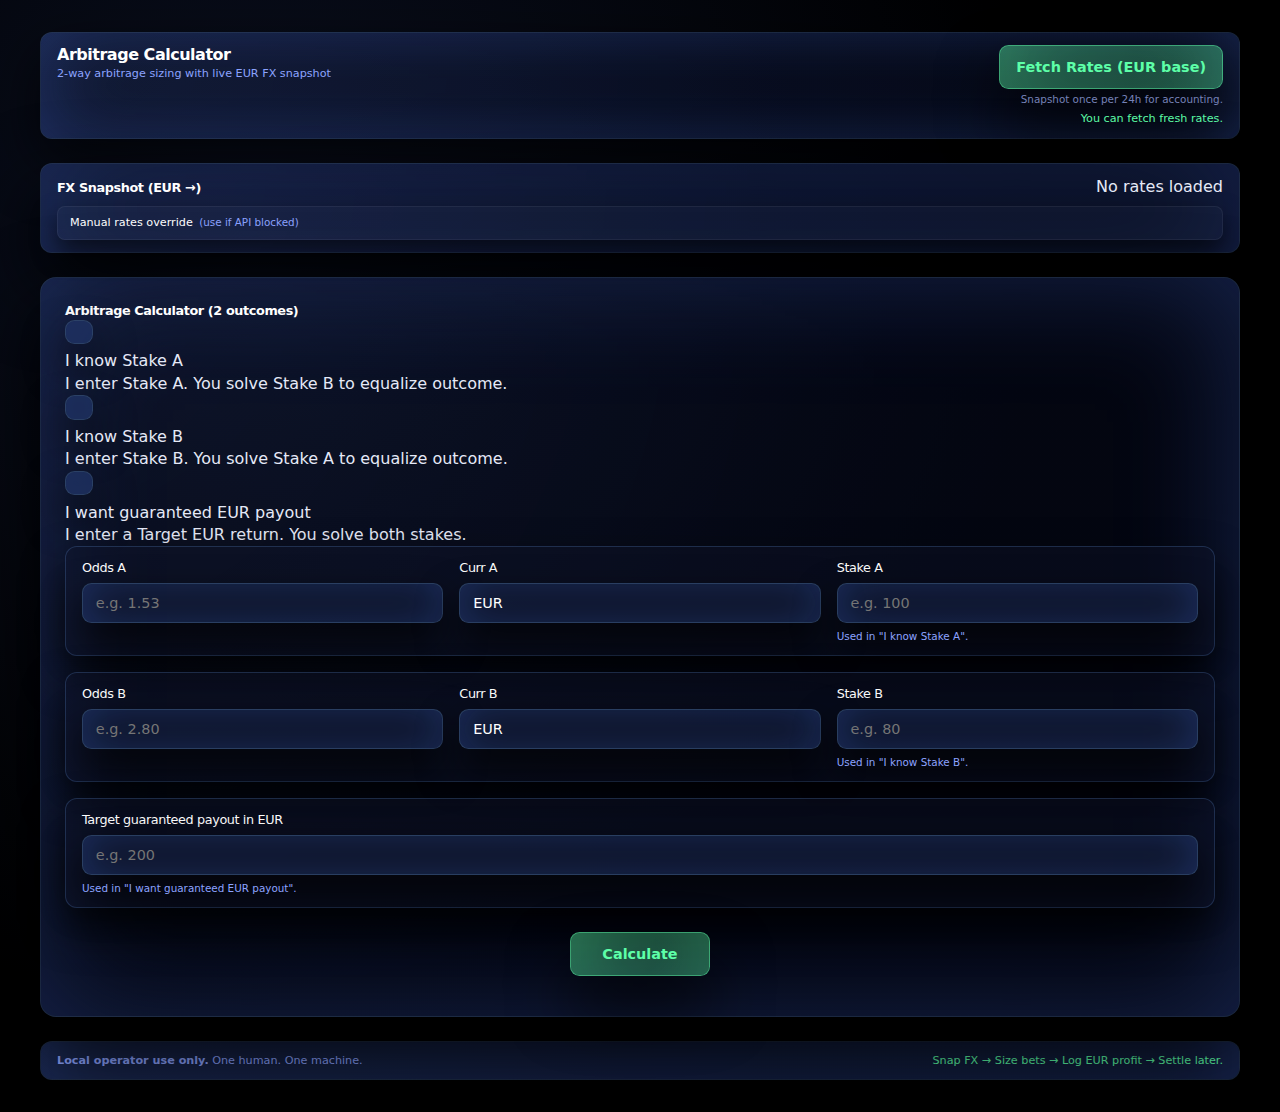
<file: index.html>
<!DOCTYPE html>
<html lang="en">

<head>
    <meta charset="UTF-8" />
    <meta name="viewport" content="width=device-width, initial-scale=1.0" />
    <title>Surebet Ops Console</title>
    <link rel="stylesheet" href="style.css" />
    <link rel="icon" type="image/png" sizes="32x32" href="favicon.png" />
    <link rel="icon" type="image/png" sizes="192x192" href="favicon.png" />
    <link rel="apple-touch-icon" href="favicon.png" />
    <meta name="theme-color" content="#0a0f1f" />
</head>

<body>
    <div class="app-shell">
        <!-- HEADER -->
        <header class="header-card glass-card">
            <div class="header-main">
                <h1>Arbitrage Calculator</h1>
                <p class="tagline">2-way arbitrage sizing with live EUR FX snapshot</p>
            </div>
            <div class="fx-fetch-block">
                <button id="fetchRatesBtn" class="btn-primary">Fetch Rates (EUR base)</button>
                <div class="fetch-hint">
                    Snapshot once per 24h for accounting.
                </div>
                <div id="fetchStatus" class="status-msg"></div>
            </div>
        </header>

        <main class="main-col">
            <!-- ================= FX SNAPSHOT (COMPACT) ================= -->
            <section class="glass-card panel panel-compact">
                <div class="panel-head-row">
                    <h2 class="panel-title small-gap">FX Snapshot (EUR →)</h2>
                    <div id="fxTimestamp" class="fx-timestamp tiny-ts">No rates loaded</div>
                </div>

                <div id="fxTable" class="fx-table fx-table-inline">
                    <!-- Populated by JS -->
                </div>

                <details class="manual-wrapper">
                    <summary class="manual-summary">
                        Manual rates override
                        <span class="manual-hint">(use if API blocked)</span>
                    </summary>

                    <div class="inline-manual">
                        <div class="manual-row tight-row">
                            <label for="manualGBP">1€ =</label>
                            <input type="number" step="0.0001" id="manualGBP" placeholder="GBP" />
                            <span class="manual-cur">GBP</span>
                        </div>
                        <div class="manual-row tight-row">
                            <label for="manualRON">1€ =</label>
                            <input type="number" step="0.0001" id="manualRON" placeholder="RON" />
                            <span class="manual-cur">RON</span>
                        </div>
                        <div class="manual-row tight-row">
                            <label for="manualAUD">1€ =</label>
                            <input type="number" step="0.0001" id="manualAUD" placeholder="AUD" />
                            <span class="manual-cur">AUD</span>
                        </div>

                        <button class="btn-primary wide" id="saveManualBtn">Save Manual Rates</button>

                        <div class="field-hint" style="margin-top:0.5rem;">
                            Saves locally and locks calculator to this snapshot.
                        </div>
                    </div>
                </details>
            </section>

            <!-- ================= ARBITRAGE CALCULATOR ================= -->
            <section class="glass-card panel">
                <h2 class="panel-title">Arbitrage Calculator (2 outcomes)</h2>

                <!-- MODE TOGGLE -->
                <div class="note-box mode-box">
                    <div class="mode-option">
                        <label class="mode-label">
                            <input type="radio" name="calcMode" value="stakeA" id="modeStakeA" checked />
                            <div>
                                <div class="mode-title">I know Stake A</div>
                                <div class="mode-desc">
                                    I enter Stake A. You solve Stake B to equalize outcome.
                                </div>
                            </div>
                        </label>
                    </div>

                    <div class="mode-option">
                        <label class="mode-label">
                            <input type="radio" name="calcMode" value="stakeB" id="modeStakeB" />
                            <div>
                                <div class="mode-title">I know Stake B</div>
                                <div class="mode-desc">
                                    I enter Stake B. You solve Stake A to equalize outcome.
                                </div>
                            </div>
                        </label>
                    </div>

                    <div class="mode-option">
                        <label class="mode-label">
                            <input type="radio" name="calcMode" value="targetEUR" id="modeTargetEUR" />
                            <div>
                                <div class="mode-title">I want guaranteed EUR payout</div>
                                <div class="mode-desc">
                                    I enter a Target EUR return. You solve both stakes.
                                </div>
                            </div>
                        </label>
                    </div>
                </div>

                <!-- CALC FORM -->
                <form id="calcForm" class="calc-form">

                    <!-- ROW A (Bookmaker A) -->
                    <div class="h-row">
                        <div class="field slim">
                            <label for="oddsA">Odds A</label>
                            <input type="number" step="0.0001" id="oddsA" placeholder="e.g. 1.53" required />
                        </div>

                        <div class="field slim">
                            <label for="currencyA">Curr A</label>
                            <select id="currencyA">
                                <option value="EUR">EUR</option>
                                <option value="GBP">GBP</option>
                                <option value="RON">RON</option>
                                <option value="AUD">AUD</option>
                            </select>
                        </div>

                        <div class="field slim">
                            <label for="stakeA">Stake A</label>
                            <input type="number" step="0.01" id="stakeA" placeholder="e.g. 100" />
                            <div class="tiny-hint-line">
                                Used in "I know Stake A".
                            </div>
                        </div>
                    </div>

                    <!-- ROW B (Bookmaker B) -->
                    <div class="h-row">
                        <div class="field slim">
                            <label for="oddsB">Odds B</label>
                            <input type="number" step="0.0001" id="oddsB" placeholder="e.g. 2.80" required />
                        </div>

                        <div class="field slim">
                            <label for="currencyB">Curr B</label>
                            <select id="currencyB">
                                <option value="EUR">EUR</option>
                                <option value="GBP">GBP</option>
                                <option value="RON">RON</option>
                                <option value="AUD">AUD</option>
                            </select>
                        </div>

                        <div class="field slim">
                            <label for="stakeB">Stake B</label>
                            <input type="number" step="0.01" id="stakeB" placeholder="e.g. 80" />
                            <div class="tiny-hint-line">
                                Used in "I know Stake B".
                            </div>
                        </div>
                    </div>

                    <!-- ROW C (Target EUR payout) -->
                    <div class="h-row">
                        <div class="field slim">
                            <label for="targetPayout">Target guaranteed payout in EUR</label>
                            <input type="number" step="0.01" id="targetPayout" placeholder="e.g. 200" />
                            <div class="tiny-hint-line">
                                Used in "I want guaranteed EUR payout".
                            </div>
                        </div>
                    </div>

                    <div class="calc-btn-row">
                        <button class="btn-primary" id="calcBtn">Calculate</button>
                    </div>
                </form>

                <div id="calcError" class="error-msg hidden"></div>

                <!-- RESULTS -->
                <div id="calcResult" class="result-card hidden">
                    <h3>Stake Plan</h3>

                    <div class="result-flex">
                        <div class="result-col">
                            <div class="result-row">
                                <span class="result-label">Stake A:</span>
                                <span class="result-value" id="stakeAOut">-</span>
                            </div>
                            <div class="result-row">
                                <span class="result-label">Stake B:</span>
                                <span class="result-value" id="stakeBOut">-</span>
                            </div>
                        </div>

                        <div class="result-col">
                            <div class="result-row">
                                <span class="result-label">If A wins → EUR:</span>
                                <span class="result-value" id="payoutAOut">-</span>
                            </div>
                            <div class="result-row">
                                <span class="result-label">If B wins → EUR:</span>
                                <span class="result-value" id="payoutBOut">-</span>
                            </div>
                        </div>
                    </div>

                    <div class="divider"></div>

                    <div class="result-flex">
                        <div class="result-col">
                            <div class="result-row">
                                <span class="result-label">Exposure (EUR):</span>
                                <span class="result-value" id="exposureOut">-</span>
                            </div>
                            <div class="result-row">
                                <span class="result-label">Guaranteed return (EUR):</span>
                                <span class="result-value" id="returnOut">-</span>
                            </div>
                        </div>
                        <div class="result-col">
                            <div class="result-row">
                                <span class="result-label">Profit (EUR):</span>
                                <span class="result-value" id="profitOut">-</span>
                            </div>
                            <div class="result-row">
                                <span class="result-label">ROI %:</span>
                                <span class="result-value" id="roiOut">-</span>
                            </div>
                        </div>
                    </div>

                    <div class="divider"></div>

                    <div class="result-row">
                        <span class="result-label">Arbitrage Check:</span>
                        <span class="result-value" id="arbOut">-</span>
                    </div>

                    <div class="tiny-hint">
                        "Arbitrage Check" uses (1/oddsA + 1/oddsB). If &lt; 1 it's a surebet.
                        All EUR numbers below are converted using today's FX snapshot.
                    </div>

                    <div class="divider"></div>

                    <h4 class="aftertax-title">After Romanian retail tax model (RON bets)</h4>

                    <div class="result-flex">
                        <div class="result-col">
                            <div class="result-row">
                                <span class="result-label">Exposure after tax (EUR):</span>
                                <span class="result-value" id="expTaxOut">-</span>
                            </div>
                            <div class="result-row">
                                <span class="result-label">Guaranteed return after tax (EUR):</span>
                                <span class="result-value" id="retTaxOut">-</span>
                            </div>
                        </div>
                        <div class="result-col">
                            <div class="result-row">
                                <span class="result-label">Profit after tax (EUR):</span>
                                <span class="result-value" id="profTaxOut">-</span>
                            </div>
                            <div class="result-row">
                                <span class="result-label">ROI after tax %:</span>
                                <span class="result-value" id="roiTaxOut">-</span>
                            </div>
                        </div>
                    </div>

                    <div class="tiny-hint">
                        Romania retail assumptions: 5% fee on stake cash-in and 4% withholding on payout,
                        applied only to tickets in RON. Other currencies are left untouched.
                    </div>
                </div>
            </section>
        </main>

        <footer class="footer-card glass-card">
            <div class="foot-left">
                <strong>Local operator use only.</strong>
                One human. One machine.
            </div>
            <div class="foot-right">
                Snap FX → Size bets → Log EUR profit → Settle later.
            </div>
        </footer>
    </div>

    <script>
        /****************************************************
         * GLOBAL STATE
         ****************************************************/
        let fxRates = null;
        let fxTimestamp = null;
        const RATES_STORAGE_KEY = "surebet_fx_snapshot_v1";

        const $ = (sel) => document.querySelector(sel);
        function setText(sel, txt) {
            const el = $(sel);
            if (el) el.textContent = txt;
        }
        function show(el) { el.classList.remove("hidden"); }
        function hide(el) { el.classList.add("hidden"); }

        /****************************************************
         * STORAGE / LOCK
         ****************************************************/
        function loadRatesFromStorage() {
            try {
                const raw = localStorage.getItem(RATES_STORAGE_KEY);
                if (!raw) return;
                const parsed = JSON.parse(raw);
                if (!parsed || !parsed.rates || !parsed.timestamp) return;

                fxRates = parsed.rates;
                fxTimestamp = parsed.timestamp;

                renderFxSnapshot();
                lockFetchBtnIfNeeded();
            } catch (_) { }
        }

        function saveRatesToStorage() {
            if (!fxRates || !fxTimestamp) return;
            const payload = {
                rates: fxRates,
                timestamp: fxTimestamp,
            };
            localStorage.setItem(RATES_STORAGE_KEY, JSON.stringify(payload));
        }

        function msSince(ts) { return Date.now() - ts; }
        function isWithin24h(ts) {
            const ONE_DAY_MS = 24 * 60 * 60 * 1000;
            return msSince(ts) < ONE_DAY_MS;
        }

        function lockFetchBtnIfNeeded() {
            const btn = $("#fetchRatesBtn");
            const status = $("#fetchStatus");

            if (fxTimestamp && isWithin24h(fxTimestamp)) {
                btn.disabled = true;
                status.textContent = "Using cached rates (<24h).";
                status.classList.remove("bad");
                status.classList.add("good");
            } else {
                btn.disabled = false;
                status.textContent = "You can fetch fresh rates.";
                status.classList.remove("bad");
                status.classList.add("good");
            }
        }

        /****************************************************
         * FETCH RATES from Frankfurter
         ****************************************************/
        async function fetchRates() {
            const btn = $("#fetchRatesBtn");
            const status = $("#fetchStatus");

            if (fxTimestamp && isWithin24h(fxTimestamp)) {
                status.textContent = "Already fetched in the last 24h.";
                status.classList.remove("bad");
                status.classList.add("good");
                btn.disabled = true;
                return;
            }

            btn.disabled = true;
            status.textContent = "Fetching...";
            status.classList.remove("good", "bad");

            try {
                const url = "https://api.frankfurter.dev/v1/latest?symbols=GBP,RON,AUD";
                const res = await fetch(url);
                if (!res.ok) {
                    throw new Error("HTTP " + res.status + " " + res.statusText);
                }

                const data = await res.json();
                console.log("DEBUG raw API response:", data);

                const rawRates = data.rates || {};
                const newRates = {
                    "EUR": 1.0,
                    "GBP": Number(rawRates["GBP"] || 0),
                    "RON": Number(rawRates["RON"] || 0),
                    "AUD": Number(rawRates["AUD"] || 0),
                };

                console.log("DEBUG normalized rates:", newRates);

                fxRates = newRates;
                fxTimestamp = Date.now();
                saveRatesToStorage();
                renderFxSnapshot();

                const missing = [];
                for (const c of ["EUR", "GBP", "RON", "AUD"]) {
                    if (!newRates[c] || newRates[c] === 0) {
                        missing.push(c);
                    }
                }

                if (missing.length > 0) {
                    status.textContent =
                        "Partial rates (missing " + missing.join(", ") + ").";
                    status.classList.remove("good");
                    status.classList.add("bad");
                } else {
                    status.textContent = "Rates updated.";
                    status.classList.remove("bad");
                    status.classList.add("good");
                }
            } catch (err) {
                console.error("Rate fetch failed:", err);
                status.textContent = "ERROR. Use manual override.";
                status.classList.remove("good");
                status.classList.add("bad");

                if (!fxTimestamp) {
                    btn.disabled = false;
                }
            }

            lockFetchBtnIfNeeded();
        }

        /****************************************************
         * MANUAL RATES
         ****************************************************/
        function saveManualRates() {
            const gbpVal = parseFloat($("#manualGBP").value);
            const ronVal = parseFloat($("#manualRON").value);
            const audVal = parseFloat($("#manualAUD").value);

            const status = $("#fetchStatus");

            if (!(gbpVal > 0 && ronVal > 0 && audVal > 0)) {
                status.textContent = "All manual rates must be > 0.";
                status.classList.remove("good");
                status.classList.add("bad");
                return;
            }

            fxRates = {
                "EUR": 1.0,
                "GBP": gbpVal,
                "RON": ronVal,
                "AUD": audVal,
            };
            fxTimestamp = Date.now();
            saveRatesToStorage();
            renderFxSnapshot();
            lockFetchBtnIfNeeded();

            status.textContent = "Manual rates saved.";
            status.classList.remove("bad");
            status.classList.add("good");
        }

        /****************************************************
         * RENDER FX SNAPSHOT (compact)
         ****************************************************/
        function renderFxSnapshot() {
            const tsEl = $("#fxTimestamp");
            const tbl = $("#fxTable");

            if (!fxRates) {
                tsEl.textContent = "No rates loaded";
                tbl.innerHTML = "";
                return;
            }

            const tsStr = new Date(fxTimestamp).toLocaleString();
            tsEl.textContent = tsStr + " (EUR base)";

            const safe = (val) =>
                val && Number(val) > 0 ? Number(val).toFixed(4) : "—";

            tbl.innerHTML = `
      <div class="fx-row fx-row-inline">
        <div class="fx-cur">EUR</div>
        <div class="fx-val">1.0000</div>
      </div>
      <div class="fx-row fx-row-inline">
        <div class="fx-cur">GBP</div>
        <div class="fx-val">${safe(fxRates.GBP)}</div>
      </div>
      <div class="fx-row fx-row-inline">
        <div class="fx-cur">RON</div>
        <div class="fx-val">${safe(fxRates.RON)}</div>
      </div>
      <div class="fx-row fx-row-inline">
        <div class="fx-cur">AUD</div>
        <div class="fx-val">${safe(fxRates.AUD)}</div>
      </div>
    `;
        }

        /****************************************************
         * FX HELPERS
         ****************************************************/
        function amountToEUR(amount, currency) {
            if (!fxRates) throw new Error("No FX rates loaded");
            if (!fxRates[currency]) throw new Error("Unsupported currency " + currency);
            return amount / fxRates[currency];
        }
        function amountFromEUR(amountEUR, currency) {
            if (!fxRates[currency]) throw new Error("Unsupported currency " + currency);
            return amountEUR * fxRates[currency];
        }

        /****************************************************
         * ARB CHECK
         ****************************************************/
        function arbAnalysis(oddsA, oddsB) {
            const invSum = (1 / oddsA) + (1 / oddsB);
            const hasArb = invSum < 1;
            const theReturnFactor = 1 / invSum;
            const arbPct = (theReturnFactor - 1) * 100;
            return { hasArb, arbPct };
        }

        /****************************************************
         * MODE 1: I KNOW STAKE A
         ****************************************************/
        function solveFromStakeA(oddsA, oddsB, stakeA_native, curA, curB) {
            const payoutA_native = stakeA_native * oddsA;
            const payoutA_EUR = amountToEUR(payoutA_native, curA);

            const payoutA_in_B_native = amountFromEUR(payoutA_EUR, curB);
            const stakeB_native = payoutA_in_B_native / oddsB;

            return summarizeStakes(
                oddsA,
                oddsB,
                stakeA_native,
                stakeB_native,
                curA,
                curB
            );
        }

        /****************************************************
         * MODE 2: I KNOW STAKE B
         ****************************************************/
        function solveFromStakeB(oddsA, oddsB, stakeB_native, curA, curB) {
            const payoutB_native = stakeB_native * oddsB;
            const payoutB_EUR = amountToEUR(payoutB_native, curB);

            const payoutB_in_A_native = amountFromEUR(payoutB_EUR, curA);
            const stakeA_native = payoutB_in_A_native / oddsA;

            return summarizeStakes(
                oddsA,
                oddsB,
                stakeA_native,
                stakeB_native,
                curA,
                curB
            );
        }

        /****************************************************
         * MODE 3: TARGET EUR PAYOUT
         ****************************************************/
        function solveFromTargetEUR(oddsA, oddsB, targetPayoutEUR, curA, curB) {
            if (!fxRates || !fxRates[curA] || !fxRates[curB]) {
                throw new Error("FX not ready or currency unsupported.");
            }

            const stakeA_native = (targetPayoutEUR * fxRates[curA]) / oddsA;
            const stakeB_native = (targetPayoutEUR * fxRates[curB]) / oddsB;

            return summarizeStakes(
                oddsA,
                oddsB,
                stakeA_native,
                stakeB_native,
                curA,
                curB,
                targetPayoutEUR // guaranteed EUR known already
            );
        }

        /****************************************************
         * ROMANIA RETAIL ADJUSTMENT (RON only)
         * - 5% fee on stake cash-in
         * - 4% withholding on payout
         * Only applies if currency === "RON"
         ****************************************************/
        function computeRomaniaAfterTax(
            oddsA,
            oddsB,
            stakeA_native,
            stakeB_native,
            curA,
            curB
        ) {
            // Constants for Romanian retail shop model
            const tStake = 0.05; // 5% fee when you hand cash to place the bet
            const tWin = 0.04;   // 4% tax on winning payout (low bracket)

            // helper per side
            function sideAfterTax(stakeEff, odds, cur) {
                const isRON = (cur === "RON");

                // stakeEff here is the "effective stake" that actually goes on the slip.
                // If it's RON retail, the bettor actually handed in MORE cash,
                // because house kept 5% and placed the rest.
                const cashIn = isRON ? (stakeEff / (1 - tStake)) : stakeEff;

                const grossPayout = stakeEff * odds;
                const netPayout = isRON ? (grossPayout * (1 - tWin)) : grossPayout;

                return { cashIn, netPayout };
            }

            const sideA = sideAfterTax(stakeA_native, oddsA, curA);
            const sideB = sideAfterTax(stakeB_native, oddsB, curB);

            // Exposure after tax = total real cash handed over across both sides, in EUR
            const exposureAfterTaxEUR =
                amountToEUR(sideA.cashIn, curA) +
                amountToEUR(sideB.cashIn, curB);

            // If A wins, only A pays you out (after tax); B is lost.
            const payoutIfA_afterTax_EUR = amountToEUR(sideA.netPayout, curA);
            // If B wins:
            const payoutIfB_afterTax_EUR = amountToEUR(sideB.netPayout, curB);

            const guaranteedReturnAfterTaxEUR = Math.min(
                payoutIfA_afterTax_EUR,
                payoutIfB_afterTax_EUR
            );

            const profitAfterTaxEUR =
                guaranteedReturnAfterTaxEUR - exposureAfterTaxEUR;

            const roiAfterTaxPct =
                (profitAfterTaxEUR / exposureAfterTaxEUR) * 100;

            return {
                exposureAfterTaxEUR,
                guaranteedReturnAfterTaxEUR,
                profitAfterTaxEUR,
                roiAfterTaxPct,
            };
        }

        /****************************************************
         * COMMON SUMMARY (pre-tax / base model)
         ****************************************************/
        function summarizeStakes(
            oddsA,
            oddsB,
            stakeA_native,
            stakeB_native,
            curA,
            curB,
            overrideGuaranteedEUR // optional
        ) {
            // native payouts
            const payoutA_native = stakeA_native * oddsA;
            const payoutB_native = stakeB_native * oddsB;

            // EUR payouts
            const payoutA_EUR = amountToEUR(payoutA_native, curA);
            const payoutB_EUR = amountToEUR(payoutB_native, curB);

            // stakes in EUR (exposure)
            const stakeA_EUR = amountToEUR(stakeA_native, curA);
            const stakeB_EUR = amountToEUR(stakeB_native, curB);
            const exposureEUR = stakeA_EUR + stakeB_EUR;

            // guaranteed EUR return:
            const guaranteedReturnEUR =
                overrideGuaranteedEUR !== undefined
                    ? overrideGuaranteedEUR
                    : Math.min(payoutA_EUR, payoutB_EUR);

            const profitEUR = guaranteedReturnEUR - exposureEUR;
            const roiPct = (profitEUR / exposureEUR) * 100;

            // Also compute after-tax (Romania model)
            const roAfterTax = computeRomaniaAfterTax(
                oddsA,
                oddsB,
                stakeA_native,
                stakeB_native,
                curA,
                curB
            );

            return {
                stakeA_native,
                stakeB_native,
                payoutA_EUR,
                payoutB_EUR,
                exposureEUR,
                guaranteedReturnEUR,
                profitEUR,
                roiPct,
                roExposureEUR: roAfterTax.exposureAfterTaxEUR,
                roGuaranteedReturnEUR: roAfterTax.guaranteedReturnAfterTaxEUR,
                roProfitEUR: roAfterTax.profitAfterTaxEUR,
                roRoiPct: roAfterTax.roiAfterTaxPct
            };
        }

        /****************************************************
         * CALCULATE HANDLER
         ****************************************************/
        function onCalculate(e) {
            e.preventDefault();

            const errBox = $("#calcError");
            const resultBox = $("#calcResult");
            hide(errBox);

            // Inputs
            const oddsA = parseFloat($("#oddsA").value);
            const oddsB = parseFloat($("#oddsB").value);

            const curA = $("#currencyA").value;
            const curB = $("#currencyB").value;

            const stakeAVal = parseFloat($("#stakeA").value); // may be NaN if blank
            const stakeBVal = parseFloat($("#stakeB").value); // may be NaN if blank

            const targetPayoutVal = parseFloat($("#targetPayout").value); // may be NaN if blank

            const mode = $("#modeStakeA").checked
                ? "stakeA"
                : $("#modeStakeB").checked
                    ? "stakeB"
                    : "targetEUR";

            // basic validation
            if (!fxRates) {
                errBox.textContent =
                    "No FX snapshot loaded. Fetch or enter manual rates first.";
                show(errBox);
                hide(resultBox);
                return;
            }
            if (!(oddsA > 1 && oddsB > 1)) {
                errBox.textContent = "Odds must be > 1.00";
                show(errBox);
                hide(resultBox);
                return;
            }

            let calcRes;
            try {
                if (mode === "stakeA") {
                    if (!(stakeAVal > 0)) {
                        throw new Error("Stake A must be > 0 in 'I know Stake A' mode.");
                    }
                    calcRes = solveFromStakeA(
                        oddsA,
                        oddsB,
                        stakeAVal,
                        curA,
                        curB
                    );
                } else if (mode === "stakeB") {
                    if (!(stakeBVal > 0)) {
                        throw new Error("Stake B must be > 0 in 'I know Stake B' mode.");
                    }
                    calcRes = solveFromStakeB(
                        oddsA,
                        oddsB,
                        stakeBVal,
                        curA,
                        curB
                    );
                } else {
                    if (!(targetPayoutVal > 0)) {
                        throw new Error(
                            "Target EUR must be > 0 in 'guaranteed EUR payout' mode."
                        );
                    }
                    calcRes = solveFromTargetEUR(
                        oddsA,
                        oddsB,
                        targetPayoutVal,
                        curA,
                        curB
                    );
                }
            } catch (err) {
                errBox.textContent = err.message || String(err);
                show(errBox);
                hide(resultBox);
                return;
            }

            // Arbitrage check
            const { hasArb, arbPct } = arbAnalysis(oddsA, oddsB);

            // ---------- Render base (pre-tax) ----------
            setText(
                "#stakeAOut",
                `${calcRes.stakeA_native.toFixed(2)} ${curA} @ ${oddsA.toFixed(2)}`
            );
            setText(
                "#stakeBOut",
                `${calcRes.stakeB_native.toFixed(2)} ${curB} @ ${oddsB.toFixed(2)}`
            );

            setText("#payoutAOut", `${calcRes.payoutA_EUR.toFixed(2)} EUR`);
            setText("#payoutBOut", `${calcRes.payoutB_EUR.toFixed(2)} EUR`);

            setText("#exposureOut", `${calcRes.exposureEUR.toFixed(2)} EUR`);
            setText(
                "#returnOut",
                `${calcRes.guaranteedReturnEUR.toFixed(2)} EUR`
            );
            setText("#profitOut", `${calcRes.profitEUR.toFixed(2)} EUR`);
            setText("#roiOut", `${calcRes.roiPct.toFixed(2)} %`);

            if (hasArb) {
                setText("#arbOut", `ARB ✅  +${arbPct.toFixed(2)}%`);
            } else {
                setText("#arbOut", `NO ARB ❌  ${arbPct.toFixed(2)}%`);
            }

            // ---------- Render Romania after-tax block ----------
            setText(
                "#expTaxOut",
                `${calcRes.roExposureEUR.toFixed(2)} EUR`
            );
            setText(
                "#retTaxOut",
                `${calcRes.roGuaranteedReturnEUR.toFixed(2)} EUR`
            );
            setText(
                "#profTaxOut",
                `${calcRes.roProfitEUR.toFixed(2)} EUR`
            );
            setText(
                "#roiTaxOut",
                `${calcRes.roRoiPct.toFixed(2)} %`
            );

            show(resultBox);
        }

        /****************************************************
         * MODE UI (radio highlight)
         ****************************************************/
        function refreshModeUI() {
            const stakeAOption = document.querySelector('.mode-option:nth-of-type(1)');
            const stakeBOption = document.querySelector('.mode-option:nth-of-type(2)');
            const targetEUROption = document.querySelector('.mode-option:nth-of-type(3)');

            if ($("#modeStakeA").checked) {
                stakeAOption.classList.add("active");
                stakeBOption.classList.remove("active");
                targetEUROption.classList.remove("active");
            } else if ($("#modeStakeB").checked) {
                stakeBOption.classList.add("active");
                stakeAOption.classList.remove("active");
                targetEUROption.classList.remove("active");
            } else {
                targetEUROption.classList.add("active");
                stakeAOption.classList.remove("active");
                stakeBOption.classList.remove("active");
            }
        }

        /****************************************************
         * INIT
         ****************************************************/
        function init() {
            $("#fetchRatesBtn").addEventListener("click", fetchRates);
            $("#calcBtn").addEventListener("click", onCalculate);

            const manualBtn = $("#saveManualBtn");
            if (manualBtn) {
                manualBtn.addEventListener("click", saveManualRates);
            }

            // radio visual sync for 3 modes
            $("#modeStakeA").addEventListener("change", refreshModeUI);
            $("#modeStakeB").addEventListener("change", refreshModeUI);
            $("#modeTargetEUR").addEventListener("change", refreshModeUI);
            refreshModeUI();

            loadRatesFromStorage();
            lockFetchBtnIfNeeded();
            renderFxSnapshot();
        }

        document.addEventListener("DOMContentLoaded", init);
    </script>
</body>

</html>
</file>
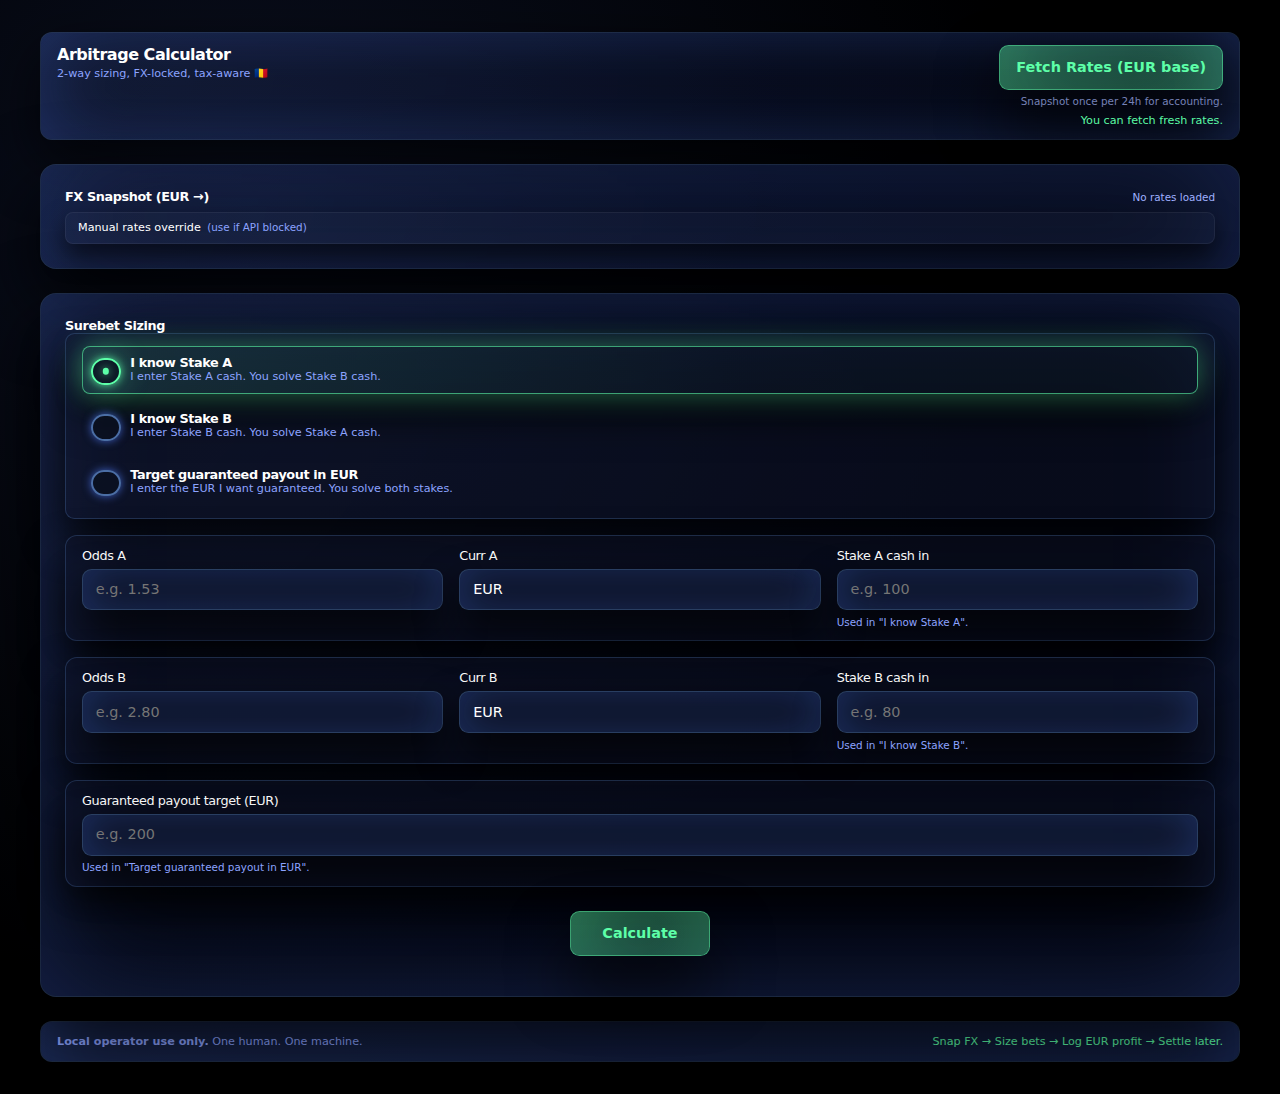
<file: docs/index.html>
<!DOCTYPE html>
<html lang="en">

<head>
    <meta charset="UTF-8" />
    <meta name="viewport" content="width=device-width, initial-scale=1.0" />
    <title>Surebet Ops Console</title>
    <link rel="stylesheet" href="style.css" />

    <!-- Optional favicon hook (put favicon.png in same folder) -->
    <link rel="icon" type="image/png" sizes="32x32" href="favicon.png" />
    <link rel="icon" type="image/png" sizes="192x192" href="favicon.png" />
    <link rel="apple-touch-icon" href="favicon.png" />
    <meta name="theme-color" content="#0a0f1f" />
</head>

<body>
    <div class="app-shell">
        <!-- HEADER -->
        <header class="header-card glass-card">
            <div class="header-main">
                <h1>Arbitrage Calculator</h1>
                <p class="tagline">2-way sizing, FX-locked, tax-aware 🇷🇴</p>
            </div>

            <div class="fx-fetch-block">
                <button id="fetchRatesBtn" class="btn-primary">Fetch Rates (EUR base)</button>
                <div class="fetch-hint">
                    Snapshot once per 24h for accounting.
                </div>
                <div id="fetchStatus" class="status-msg"></div>
            </div>
        </header>

        <main class="main-col">

            <!-- ================= FX SNAPSHOT CARD ================= -->
            <section class="glass-card panel panel-compact">
                <div class="panel-head-row">
                    <h2 class="panel-title small-gap">
                        FX Snapshot (EUR →)
                    </h2>
                    <div id="fxTimestamp" class="fx-timestamp tiny-ts">No rates loaded</div>
                </div>

                <div id="fxTable" class="fx-table fx-table-inline">
                    <!-- populated by JS -->
                </div>

                <details class="manual-wrapper">
                    <summary class="manual-summary">
                        Manual rates override
                        <span class="manual-hint">(use if API blocked)</span>
                    </summary>

                    <div class="inline-manual">
                        <div class="manual-row">
                            <label for="manualGBP">1€ =</label>
                            <input type="number" step="0.0001" id="manualGBP" placeholder="GBP" />
                            <span class="manual-cur">GBP</span>
                        </div>

                        <div class="manual-row">
                            <label for="manualRON">1€ =</label>
                            <input type="number" step="0.0001" id="manualRON" placeholder="RON" />
                            <span class="manual-cur">RON</span>
                        </div>

                        <div class="manual-row">
                            <label for="manualAUD">1€ =</label>
                            <input type="number" step="0.0001" id="manualAUD" placeholder="AUD" />
                            <span class="manual-cur">AUD</span>
                        </div>

                        <button class="btn-primary wide" id="saveManualBtn">Save Manual Rates</button>

                        <div class="field-hint" style="margin-top:0.5rem;">
                            Saves locally and locks calculator to this snapshot.
                        </div>
                    </div>
                </details>
            </section>

            <!-- ================= CALCULATOR CARD ================= -->
            <section class="glass-card panel">
                <h2 class="panel-title">Surebet Sizing</h2>

                <!-- MODE TOGGLE -->
                <div class="note-box mode-box">
                    <div class="mode-option">
                        <label class="mode-label">
                            <input type="radio" name="calcMode" value="stakeA" id="modeStakeA" checked />
                            <div>
                                <div class="mode-title">I know Stake A</div>
                                <div class="mode-desc">
                                    I enter Stake A cash. You solve Stake B cash.
                                </div>
                            </div>
                        </label>
                    </div>

                    <div class="mode-option">
                        <label class="mode-label">
                            <input type="radio" name="calcMode" value="stakeB" id="modeStakeB" />
                            <div>
                                <div class="mode-title">I know Stake B</div>
                                <div class="mode-desc">
                                    I enter Stake B cash. You solve Stake A cash.
                                </div>
                            </div>
                        </label>
                    </div>

                    <div class="mode-option">
                        <label class="mode-label">
                            <input type="radio" name="calcMode" value="targetEUR" id="modeTargetEUR" />
                            <div>
                                <div class="mode-title">Target guaranteed payout in EUR</div>
                                <div class="mode-desc">
                                    I enter the EUR I want guaranteed. You solve both stakes.
                                </div>
                            </div>
                        </label>
                    </div>
                </div>

                <!-- FORM -->
                <form id="calcForm" class="calc-form">

                    <!-- SIDE A -->
                    <div class="h-row">
                        <div class="field slim">
                            <label for="oddsA">Odds A</label>
                            <input type="number" step="0.0001" id="oddsA" placeholder="e.g. 1.53" required />
                        </div>

                        <div class="field slim">
                            <label for="currencyA">Curr A</label>
                            <select id="currencyA">
                                <option value="EUR">EUR</option>
                                <option value="GBP">GBP</option>
                                <option value="RON">RON 🇷🇴</option>
                                <option value="AUD">AUD</option>
                            </select>
                        </div>

                        <div class="field slim">
                            <label for="stakeA">Stake A cash in</label>
                            <input type="number" step="0.01" id="stakeA" placeholder="e.g. 100" />
                            <div class="tiny-hint-line">
                                Used in "I know Stake A".
                            </div>
                        </div>
                    </div>

                    <!-- SIDE B -->
                    <div class="h-row">
                        <div class="field slim">
                            <label for="oddsB">Odds B</label>
                            <input type="number" step="0.0001" id="oddsB" placeholder="e.g. 2.80" required />
                        </div>

                        <div class="field slim">
                            <label for="currencyB">Curr B</label>
                            <select id="currencyB">
                                <option value="EUR">EUR</option>
                                <option value="GBP">GBP</option>
                                <option value="RON">RON 🇷🇴</option>
                                <option value="AUD">AUD</option>
                            </select>
                        </div>

                        <div class="field slim">
                            <label for="stakeB">Stake B cash in</label>
                            <input type="number" step="0.01" id="stakeB" placeholder="e.g. 80" />
                            <div class="tiny-hint-line">
                                Used in "I know Stake B".
                            </div>
                        </div>
                    </div>

                    <!-- TARGET PAYOUT -->
                    <div class="h-row">
                        <div class="field slim">
                            <label for="targetPayout">Guaranteed payout target (EUR)</label>
                            <input type="number" step="0.01" id="targetPayout" placeholder="e.g. 200" />
                            <div class="tiny-hint-line">
                                Used in "Target guaranteed payout in EUR".
                            </div>
                        </div>
                    </div>

                    <div class="calc-btn-row">
                        <button class="btn-primary" id="calcBtn">Calculate</button>
                    </div>
                </form>

                <div id="calcError" class="error-msg hidden"></div>

                <!-- ================= RESULTS ================= -->
                <div id="calcResult" class="result-card hidden">
                    <!-- 1. YOUR STAKES -->
                    <h3>Your stakes (what to place)</h3>

                    <div class="stakes-block">
                        <div class="stake-side">
                            <div class="stake-side-header">
                                <span class="side-label">Side A</span>
                                <span class="side-odds" id="sideAOddsOut">@ ?</span>
                            </div>

                            <div class="stake-row">
                                <span class="stake-label">Cash in:</span>
                                <span class="stake-val" id="stakeACashOut">-</span>
                            </div>

                            <div class="stake-row">
                                <span class="stake-label">Slip stake after fee:</span>
                                <span class="stake-val" id="stakeAEffOut">-</span>
                            </div>
                        </div>

                        <div class="stake-side">
                            <div class="stake-side-header">
                                <span class="side-label">Side B</span>
                                <span class="side-odds" id="sideBOddsOut">@ ?</span>
                            </div>

                            <div class="stake-row">
                                <span class="stake-label">Cash in:</span>
                                <span class="stake-val" id="stakeBCashOut">-</span>
                            </div>

                            <div class="stake-row">
                                <span class="stake-label">Slip stake after fee:</span>
                                <span class="stake-val" id="stakeBEffOut">-</span>
                            </div>
                        </div>
                    </div>

                    <div class="divider"></div>

                    <!-- 2. OUTCOME SCENARIOS -->
                    <h4 class="subhead">If each side wins (after country taxes)</h4>

                    <div class="outcomes-grid">
                        <div class="outcome-card">
                            <div class="outcome-head">
                                <span class="outcome-title">If Side A wins</span>
                            </div>

                            <div class="outcome-row">
                                <span class="out-label">Cash you collect from A:</span>
                                <span class="out-val" id="collectAOut">-</span>
                            </div>

                            <div class="outcome-row">
                                <span class="out-label">Total cost you paid in:</span>
                                <span class="out-val" id="totalCostAOut">-</span>
                            </div>

                            <div class="outcome-row">
                                <span class="out-label">Profit after tax (EUR):</span>
                                <span class="out-val greenish" id="profitAEurOut">-</span>
                            </div>

                            <div class="outcome-row">
                                <span class="out-label">ROI after tax:</span>
                                <span class="out-val" id="roiAOut">-</span>
                            </div>
                        </div>

                        <div class="outcome-card">
                            <div class="outcome-head">
                                <span class="outcome-title">If Side B wins</span>
                            </div>

                            <div class="outcome-row">
                                <span class="out-label">Cash you collect from B:</span>
                                <span class="out-val" id="collectBOut">-</span>
                            </div>

                            <div class="outcome-row">
                                <span class="out-label">Total cost you paid in:</span>
                                <span class="out-val" id="totalCostBOut">-</span>
                            </div>

                            <div class="outcome-row">
                                <span class="out-label">Profit after tax (EUR):</span>
                                <span class="out-val greenish" id="profitBEurOut">-</span>
                            </div>

                            <div class="outcome-row">
                                <span class="out-label">ROI after tax:</span>
                                <span class="out-val" id="roiBOut">-</span>
                            </div>
                        </div>
                    </div>

                    <div class="divider"></div>

                    <!-- 3. GUARANTEED FLOOR -->
                    <div class="guarantee-block">
                        <div class="guarantee-row">
                            <span class="guarantee-label">Guaranteed profit floor (EUR):</span>
                            <span class="guarantee-val greenish" id="guaranteedProfitOut">-</span>
                        </div>
                        <div class="guarantee-row">
                            <span class="guarantee-label">Guaranteed ROI floor:</span>
                            <span class="guarantee-val" id="guaranteedRoiOut">-</span>
                        </div>
                        <div class="guarantee-row">
                            <span class="guarantee-label">Arbitrage check:</span>
                            <span class="guarantee-val" id="arbOut">-</span>
                        </div>
                    </div>

                    <div class="tiny-hint">
                        Romania retail logic: RON bets lose 5% upfront and, if that side wins, payout is taxed 4%.
                        Non-RON bets have no Romania fee/tax.
                        Profit/ROI shown in EUR using the current FX snapshot.
                    </div>
                </div>
            </section>
        </main>

        <footer class="footer-card glass-card">
            <div class="foot-left">
                <strong>Local operator use only.</strong> One human. One machine.
            </div>
            <div class="foot-right">
                Snap FX → Size bets → Log EUR profit → Settle later.
            </div>
        </footer>
    </div>

    <script>
        /****************************************************
         * GLOBAL STATE
         ****************************************************/
        let fxRates = null;
        let fxTimestamp = null;
        const RATES_STORAGE_KEY = "surebet_fx_snapshot_v2";

        const $ = (sel) => document.querySelector(sel);
        function setText(sel, txt) {
            const el = $(sel);
            if (el) el.textContent = txt;
        }
        function show(el) { el.classList.remove("hidden"); }
        function hide(el) { el.classList.add("hidden"); }

        /****************************************************
         * LOCAL STORAGE / 24h LOCK
         ****************************************************/
        function loadRatesFromStorage() {
            try {
                const raw = localStorage.getItem(RATES_STORAGE_KEY);
                if (!raw) return;
                const parsed = JSON.parse(raw);
                if (!parsed || !parsed.rates || !parsed.timestamp) return;

                fxRates = parsed.rates;
                fxTimestamp = parsed.timestamp;

                renderFxSnapshot();
                lockFetchBtnIfNeeded();
            } catch (_) { }
        }

        function saveRatesToStorage() {
            if (!fxRates || !fxTimestamp) return;
            const payload = { rates: fxRates, timestamp: fxTimestamp };
            localStorage.setItem(RATES_STORAGE_KEY, JSON.stringify(payload));
        }

        function msSince(ts) { return Date.now() - ts; }
        function isWithin24h(ts) {
            const ONE_DAY_MS = 24 * 60 * 60 * 1000;
            return msSince(ts) < ONE_DAY_MS;
        }

        function lockFetchBtnIfNeeded() {
            const btn = $("#fetchRatesBtn");
            const status = $("#fetchStatus");

            if (fxTimestamp && isWithin24h(fxTimestamp)) {
                btn.disabled = true;
                status.textContent = "Using cached rates (<24h).";
                status.classList.remove("bad");
                status.classList.add("good");
            } else {
                btn.disabled = false;
                status.textContent = "You can fetch fresh rates.";
                status.classList.remove("bad");
                status.classList.add("good");
            }
        }

        /****************************************************
         * FETCH RATES
         ****************************************************/
        async function fetchRates() {
            const btn = $("#fetchRatesBtn");
            const status = $("#fetchStatus");

            if (fxTimestamp && isWithin24h(fxTimestamp)) {
                status.textContent = "Already fetched in the last 24h.";
                status.classList.remove("bad");
                status.classList.add("good");
                btn.disabled = true;
                return;
            }

            btn.disabled = true;
            status.textContent = "Fetching...";
            status.classList.remove("good", "bad");

            try {
                // Frankfurter API
                const url = "https://api.frankfurter.dev/v1/latest?symbols=GBP,RON,AUD";
                const res = await fetch(url);
                if (!res.ok) {
                    throw new Error("HTTP " + res.status + " " + res.statusText);
                }
                const data = await res.json();
                const rawRates = data.rates || {};

                const newRates = {
                    "EUR": 1.0,
                    "GBP": Number(rawRates["GBP"] || 0),
                    "RON": Number(rawRates["RON"] || 0),
                    "AUD": Number(rawRates["AUD"] || 0),
                };

                fxRates = newRates;
                fxTimestamp = Date.now();
                saveRatesToStorage();
                renderFxSnapshot();

                const missing = [];
                ["EUR", "GBP", "RON", "AUD"].forEach(c => {
                    if (!newRates[c] || newRates[c] === 0) missing.push(c);
                });

                if (missing.length > 0) {
                    status.textContent = "Partial rates (missing " + missing.join(", ") + ").";
                    status.classList.remove("good");
                    status.classList.add("bad");
                } else {
                    status.textContent = "Rates updated.";
                    status.classList.remove("bad");
                    status.classList.add("good");
                }

            } catch (err) {
                console.error("Rate fetch failed:", err);
                status.textContent = "ERROR. Use manual override.";
                status.classList.remove("good");
                status.classList.add("bad");

                if (!fxTimestamp) {
                    btn.disabled = false;
                }
            }

            lockFetchBtnIfNeeded();
        }

        /****************************************************
         * MANUAL RATES SAVE
         ****************************************************/
        function saveManualRates() {
            const gbpVal = parseFloat($("#manualGBP").value);
            const ronVal = parseFloat($("#manualRON").value);
            const audVal = parseFloat($("#manualAUD").value);

            const status = $("#fetchStatus");

            if (!(gbpVal > 0 && ronVal > 0 && audVal > 0)) {
                status.textContent = "All manual rates must be > 0.";
                status.classList.remove("good");
                status.classList.add("bad");
                return;
            }

            fxRates = {
                "EUR": 1.0,
                "GBP": gbpVal,
                "RON": ronVal,
                "AUD": audVal,
            };
            fxTimestamp = Date.now();
            saveRatesToStorage();
            renderFxSnapshot();
            lockFetchBtnIfNeeded();

            status.textContent = "Manual rates saved.";
            status.classList.remove("bad");
            status.classList.add("good");
        }

        /****************************************************
         * RENDER FX SNAPSHOT
         ****************************************************/
        function renderFxSnapshot() {
            const tsEl = $("#fxTimestamp");
            const tbl = $("#fxTable");

            if (!fxRates) {
                tsEl.textContent = "No rates loaded";
                tbl.innerHTML = "";
                return;
            }

            const tsStr = new Date(fxTimestamp).toLocaleString();
            tsEl.textContent = tsStr + " (EUR base)";

            function safe(val) {
                return val && Number(val) > 0 ? Number(val).toFixed(4) : "—";
            }

            tbl.innerHTML = `
                <div class="fx-row fx-row-inline">
                    <div class="fx-cur">EUR</div>
                    <div class="fx-val">1.0000</div>
                </div>
                <div class="fx-row fx-row-inline">
                    <div class="fx-cur">GBP</div>
                    <div class="fx-val">${safe(fxRates.GBP)}</div>
                </div>
                <div class="fx-row fx-row-inline">
                    <div class="fx-cur">RON</div>
                    <div class="fx-val">${safe(fxRates.RON)}</div>
                </div>
                <div class="fx-row fx-row-inline">
                    <div class="fx-cur">AUD</div>
                    <div class="fx-val">${safe(fxRates.AUD)}</div>
                </div>
            `;
        }

        /****************************************************
         * FX HELPERS
         ****************************************************/
        function amountToEUR(amount, currency) {
            if (!fxRates || !fxRates[currency]) {
                throw new Error("Unsupported currency " + currency + " or FX not loaded.");
            }
            // fxRates[currency] is "1 EUR = fxRates[currency] CURRENCY"
            // so CURRENCY -> EUR is amount / rate
            return amount / fxRates[currency];
        }
        function amountFromEUR(amountEUR, currency) {
            if (!fxRates || !fxRates[currency]) {
                throw new Error("Unsupported currency " + currency + " or FX not loaded.");
            }
            return amountEUR * fxRates[currency];
        }

        /****************************************************
         * ARB CHECK
         ****************************************************/
        function arbAnalysis(oddsA, oddsB) {
            const invSum = (1 / oddsA) + (1 / oddsB);
            const hasArb = invSum < 1;
            const retFactor = 1 / invSum;
            const arbPct = (retFactor - 1) * 100;
            return { hasArb, arbPct };
        }

        /****************************************************
         * ROMANIA TAX HELPERS
         ****************************************************/
        function isRomania(currency) {
            return currency === "RON";
        }

        // cash -> effective stake on slip (after 5% fee if Romania)
        function effectiveStakeFromCash(stakeCash, currency) {
            if (isRomania(currency)) {
                return stakeCash * (1 - 0.05); // minus 5% upfront fee
            }
            return stakeCash;
        }

        // effective stake on slip -> cash needed
        function cashFromEffectiveStake(effStake, currency) {
            if (isRomania(currency)) {
                return effStake / (1 - 0.05); // reverse the 5%
            }
            return effStake;
        }

        // given final winner side, what do we actually collect, after country tax?
        function computeSideFinancials(odds, stakeCash, currency) {
            const effStake = effectiveStakeFromCash(stakeCash, currency);

            // gross payout if this side wins (before any payout withholding)
            const grossPayout = effStake * odds;

            // Romania takes 4% from payout when you cash a winning ticket
            const netPayout = isRomania(currency)
                ? grossPayout * (1 - 0.04)
                : grossPayout;

            return {
                currency,
                stakeCash,
                effStake,
                grossPayout,
                netPayout
            };
        }

        /****************************************************
         * SIZING LOGIC
         *
         * Goal: balance the guaranteed payout BEFORE country tax,
         * using the stake that actually goes on the slip (effective stake).
         *
         * Steps:
         *   - known side gives us effStakeKnown
         *   - we compute payoutKnown_native = effStakeKnown * oddsKnown
         *   - convert to EUR
         *   - replicate that EUR payout for the other side
         *   - solve for effStakeOther
         *   - backsolve to stakeCashOther
         ****************************************************/

        function solveFromStakeA(oddsA, oddsB, stakeA_cash, curA, curB) {
            // effective stake actually placed at A
            const effA = effectiveStakeFromCash(stakeA_cash, curA);

            // gross payout native for A (before payout tax)
            const payoutA_native = effA * oddsA;

            // convert that payout into EUR
            const payoutA_EUR = amountToEUR(payoutA_native, curA);

            // how big should effective stake B be to match that EUR payout?
            // payoutB_native = effB * oddsB
            // payoutB_EUR = toEUR(payoutB_native, curB) must equal payoutA_EUR
            // => payoutB_native = fromEUR(payoutA_EUR, curB)
            const payoutB_native_needed = amountFromEUR(payoutA_EUR, curB);

            const effB = payoutB_native_needed / oddsB;

            // now get stakeB_cash needed, reversing Romania 5% if needed
            const stakeB_cash = cashFromEffectiveStake(effB, curB);

            return {
                stakeA_cash,
                stakeB_cash
            };
        }

        function solveFromStakeB(oddsA, oddsB, stakeB_cash, curA, curB) {
            const effB = effectiveStakeFromCash(stakeB_cash, curB);
            const payoutB_native = effB * oddsB;
            const payoutB_EUR = amountToEUR(payoutB_native, curB);

            const payoutA_native_needed = amountFromEUR(payoutB_EUR, curA);
            const effA = payoutA_native_needed / oddsA;
            const stakeA_cash = cashFromEffectiveStake(effA, curA);

            return {
                stakeA_cash,
                stakeB_cash
            };
        }

        function solveFromTargetEUR(oddsA, oddsB, targetPayoutEUR, curA, curB) {
            // targetPayoutEUR is the gross payout BEFORE payout tax,
            // guaranteed on both sides.
            // For side A:
            // payoutA_native = fromEUR(targetPayoutEUR, curA)
            // payoutA_native = effA * oddsA  => effA = payoutA_native / oddsA
            const payoutA_native_target = amountFromEUR(targetPayoutEUR, curA);
            const effA = payoutA_native_target / oddsA;
            const stakeA_cash = cashFromEffectiveStake(effA, curA);

            // same for B
            const payoutB_native_target = amountFromEUR(targetPayoutEUR, curB);
            const effB = payoutB_native_target / oddsB;
            const stakeB_cash = cashFromEffectiveStake(effB, curB);

            return {
                stakeA_cash,
                stakeB_cash
            };
        }

        /****************************************************
         * FINAL SUMMARY / OUTCOMES
         ****************************************************/
        function summarizeOutcomes(
            oddsA,
            oddsB,
            stakeA_cash,
            stakeB_cash,
            curA,
            curB
        ) {
            // per-side tax model
            const sideA = computeSideFinancials(oddsA, stakeA_cash, curA);
            const sideB = computeSideFinancials(oddsB, stakeB_cash, curB);

            // total cash invested across both tickets, in EUR
            const totalCostEUR =
                amountToEUR(sideA.stakeCash, curA) +
                amountToEUR(sideB.stakeCash, curB);

            // Scenario A wins:
            // collect sideA.netPayout (in curA), sideB is zero
            const collectA_EUR = amountToEUR(sideA.netPayout, curA);
            const profitIfA_EUR = collectA_EUR - totalCostEUR;
            const roiIfA = profitIfA_EUR / totalCostEUR;

            // Scenario B wins:
            const collectB_EUR = amountToEUR(sideB.netPayout, curB);
            const profitIfB_EUR = collectB_EUR - totalCostEUR;
            const roiIfB = profitIfB_EUR / totalCostEUR;

            // guaranteed floor
            const guaranteedProfitEUR = Math.min(profitIfA_EUR, profitIfB_EUR);
            const guaranteedRoiPct = Math.min(roiIfA, roiIfB) * 100;

            return {
                sideA,
                sideB,
                totalCostEUR,
                collectA_EUR,
                collectB_EUR,
                profitIfA_EUR,
                profitIfB_EUR,
                roiIfA_pct: roiIfA * 100,
                roiIfB_pct: roiIfB * 100,
                guaranteedProfitEUR,
                guaranteedRoiPct
            };
        }

        /****************************************************
         * RENDER RESULTS
         ****************************************************/
        function renderResults(
            oddsA,
            oddsB,
            curA,
            curB,
            stakeA_cash,
            stakeB_cash,
            summary,
            arbInfo
        ) {
            // --- Your stakes ---
            // Side A
            setText("#sideAOddsOut", `@ ${oddsA.toFixed(2)}`);
            setText(
                "#stakeACashOut",
                `${stakeA_cash.toFixed(2)} ${curA}`
            );
            setText(
                "#stakeAEffOut",
                `${summary.sideA.effStake.toFixed(2)} ${curA}`
                + (isRomania(curA) ? " (after 5%)" : "")
            );

            // Side B
            setText("#sideBOddsOut", `@ ${oddsB.toFixed(2)}`);
            setText(
                "#stakeBCashOut",
                `${stakeB_cash.toFixed(2)} ${curB}`
            );
            setText(
                "#stakeBEffOut",
                `${summary.sideB.effStake.toFixed(2)} ${curB}`
                + (isRomania(curB) ? " (after 5%)" : "")
            );

            // --- Outcome A wins ---
            // Cash you collect from A (native currency A, after 4% if Romania)
            setText(
                "#collectAOut",
                `${summary.sideA.netPayout.toFixed(2)} ${curA} (after tax)`
            );
            // total cost in EUR is same for both outcomes
            setText(
                "#totalCostAOut",
                `${summary.totalCostEUR.toFixed(2)} EUR`
            );
            setText(
                "#profitAEurOut",
                `${summary.profitIfA_EUR.toFixed(2)} EUR`
            );
            setText(
                "#roiAOut",
                `${summary.roiIfA_pct.toFixed(2)} %`
            );

            // --- Outcome B wins ---
            setText(
                "#collectBOut",
                `${summary.sideB.netPayout.toFixed(2)} ${curB} (after tax)`
            );
            setText(
                "#totalCostBOut",
                `${summary.totalCostEUR.toFixed(2)} EUR`
            );
            setText(
                "#profitBEurOut",
                `${summary.profitIfB_EUR.toFixed(2)} EUR`
            );
            setText(
                "#roiBOut",
                `${summary.roiIfB_pct.toFixed(2)} %`
            );

            // --- Guaranteed floor ---
            setText(
                "#guaranteedProfitOut",
                `${summary.guaranteedProfitEUR.toFixed(2)} EUR`
            );
            setText(
                "#guaranteedRoiOut",
                `${summary.guaranteedRoiPct.toFixed(2)} %`
            );

            if (arbInfo.hasArb) {
                setText("#arbOut", `ARB ✅  +${arbInfo.arbPct.toFixed(2)}%`);
            } else {
                setText("#arbOut", `NO ARB ❌  ${arbInfo.arbPct.toFixed(2)}%`);
            }

            show($("#calcResult"));
        }

        /****************************************************
         * MODE UI HIGHLIGHT
         ****************************************************/
        function refreshModeUI() {
            const stakeAOption = document.querySelector('.mode-option:nth-of-type(1)');
            const stakeBOption = document.querySelector('.mode-option:nth-of-type(2)');
            const targetEUROption = document.querySelector('.mode-option:nth-of-type(3)');

            if ($("#modeStakeA").checked) {
                stakeAOption.classList.add("active");
                stakeBOption.classList.remove("active");
                targetEUROption.classList.remove("active");
            } else if ($("#modeStakeB").checked) {
                stakeBOption.classList.add("active");
                stakeAOption.classList.remove("active");
                targetEUROption.classList.remove("active");
            } else {
                targetEUROption.classList.add("active");
                stakeAOption.classList.remove("active");
                stakeBOption.classList.remove("active");
            }
        }

        /****************************************************
         * CALCULATE HANDLER
         ****************************************************/
        function onCalculate(e) {
            e.preventDefault();

            const errBox = $("#calcError");
            const resultBox = $("#calcResult");
            hide(errBox);

            // read inputs
            const oddsA = parseFloat($("#oddsA").value);
            const oddsB = parseFloat($("#oddsB").value);

            const curA = $("#currencyA").value;
            const curB = $("#currencyB").value;

            const stakeAVal = parseFloat($("#stakeA").value);
            const stakeBVal = parseFloat($("#stakeB").value);
            const targetPayoutVal = parseFloat($("#targetPayout").value);

            const mode = $("#modeStakeA").checked
                ? "stakeA"
                : $("#modeStakeB").checked
                    ? "stakeB"
                    : "targetEUR";

            // validation
            if (!fxRates) {
                errBox.textContent = "No FX snapshot loaded. Fetch or enter manual rates first.";
                show(errBox);
                hide(resultBox);
                return;
            }
            if (!(oddsA > 1 && oddsB > 1)) {
                errBox.textContent = "Odds must be > 1.00";
                show(errBox);
                hide(resultBox);
                return;
            }

            let stakeA_cash, stakeB_cash;
            try {
                if (mode === "stakeA") {
                    if (!(stakeAVal > 0)) {
                        throw new Error("Stake A must be > 0 in 'I know Stake A' mode.");
                    }
                    const solved = solveFromStakeA(
                        oddsA,
                        oddsB,
                        stakeAVal,
                        curA,
                        curB
                    );
                    stakeA_cash = solved.stakeA_cash;
                    stakeB_cash = solved.stakeB_cash;

                } else if (mode === "stakeB") {
                    if (!(stakeBVal > 0)) {
                        throw new Error("Stake B must be > 0 in 'I know Stake B' mode.");
                    }
                    const solved = solveFromStakeB(
                        oddsA,
                        oddsB,
                        stakeBVal,
                        curA,
                        curB
                    );
                    stakeA_cash = solved.stakeA_cash;
                    stakeB_cash = solved.stakeB_cash;

                } else {
                    if (!(targetPayoutVal > 0)) {
                        throw new Error("Target EUR must be > 0 in 'Target guaranteed payout in EUR' mode.");
                    }
                    const solved = solveFromTargetEUR(
                        oddsA,
                        oddsB,
                        targetPayoutVal,
                        curA,
                        curB
                    );
                    stakeA_cash = solved.stakeA_cash;
                    stakeB_cash = solved.stakeB_cash;
                }
            } catch (err) {
                errBox.textContent = err.message || String(err);
                show(errBox);
                hide(resultBox);
                return;
            }

            // Now build full summary with per-country tax logic
            let summary;
            try {
                summary = summarizeOutcomes(
                    oddsA,
                    oddsB,
                    stakeA_cash,
                    stakeB_cash,
                    curA,
                    curB
                );
            } catch (err) {
                errBox.textContent = err.message || String(err);
                show(errBox);
                hide(resultBox);
                return;
            }

            // Arbitrage check (pure odds math, classic surebet test)
            const arbInfo = arbAnalysis(oddsA, oddsB);

            renderResults(
                oddsA,
                oddsB,
                curA,
                curB,
                stakeA_cash,
                stakeB_cash,
                summary,
                arbInfo
            );
        }

        /****************************************************
         * INIT
         ****************************************************/
        function init() {
            $("#fetchRatesBtn").addEventListener("click", fetchRates);
            $("#calcBtn").addEventListener("click", onCalculate);

            const manualBtn = $("#saveManualBtn");
            if (manualBtn) {
                manualBtn.addEventListener("click", saveManualRates);
            }

            // mode highlight visuals
            $("#modeStakeA").addEventListener("change", refreshModeUI);
            $("#modeStakeB").addEventListener("change", refreshModeUI);
            $("#modeTargetEUR").addEventListener("change", refreshModeUI);
            refreshModeUI();

            loadRatesFromStorage();
            lockFetchBtnIfNeeded();
            renderFxSnapshot();
        }

        document.addEventListener("DOMContentLoaded", init);
    </script>
</body>
</html>
</file>
<file: style.css>
/* RESET-ish */
* {
  box-sizing: border-box;
  -webkit-font-smoothing: antialiased;
  text-rendering: optimizeLegibility;
  margin: 0;
  padding: 0;
}

body {
  background: radial-gradient(circle at 20% 20%, #0a0f1f 0%, #000 60%);
  color: #e5e9f7;
  font-family: system-ui, -apple-system, BlinkMacSystemFont, "Inter", Roboto, "Helvetica Neue", sans-serif;
  line-height: 1.4;
  min-height: 100vh;
  display: flex;
  align-items: stretch;
  justify-content: center;
  padding: 2rem;
}

/* APP LAYOUT */
.app-shell {
  display: grid;
  grid-template-rows: auto 1fr auto;
  gap: 1.5rem;
  width: 100%;
  max-width: 1200px;
}

.main-col {
  display: grid;
  grid-template-columns: 1fr;
  gap: 1.5rem;
}

/* SHARED CARD STYLE */
.glass-card {
  border: 1px solid rgba(120, 174, 255, 0.2);
  border-radius: 0.75rem;
  background: radial-gradient(
    circle at 0% 0%,
    rgba(39,55,107,0.22) 0%,
    rgba(7,12,33,0.5) 60%
  );
  box-shadow:
    0 30px 80px rgba(0,0,0,0.9),
    0 0 120px rgba(80,125,255,0.25) inset;
  color: #e5e9f7;
}

.panel {
  position: relative;
  padding: 1.5rem;
  border-radius: 1rem;
}

.panel-compact {
  padding: 0.75rem 1rem;
  border-radius: 0.75rem;
}

/* HEADER / FOOTER */
.header-card,
.footer-card {
  display: flex;
  flex-wrap: wrap;
  justify-content: space-between;
  padding: 0.75rem 1rem;
  border-radius: 0.75rem;
  border: 1px solid rgba(120, 174, 255, 0.2);
  background: radial-gradient(circle at 0% 0%, rgba(39,55,107,0.25) 0%, rgba(7,12,33,0.4) 60%);
  box-shadow:
    0 20px 60px rgba(0,0,0,0.7),
    0 0 80px rgba(80,125,255,0.3) inset;
  line-height: 1.2;
}

.header-main h1 {
  font-size: 1rem;
  font-weight: 600;
  color: #ffffff;
  letter-spacing: -0.03em;
  margin-bottom: 0.2rem;
}
.tagline {
  font-size: 0.7rem;
  color: #8ca3ff;
}

.fx-fetch-block {
  min-width: 220px;
  text-align: right;
}
.fetch-hint {
  font-size: 0.65rem;
  color: #7682b8;
  margin-top: 0.3rem;
}
.status-msg {
  font-size: 0.7rem;
  margin-top: 0.4rem;
}
.status-msg.good { color: #5dffa8; }
.status-msg.bad  { color: #ff6b6b; }

/* PANEL HEAD */
.panel-head-row {
  display: flex;
  justify-content: space-between;
  align-items: baseline;
  flex-wrap: wrap;
  gap: 0.25rem;
}

.panel-title {
  font-size: 0.8rem;
  font-weight: 600;
  color: #fff;
  letter-spacing: -0.03em;
}

/* FX SNAPSHOT INLINE TABLE */
.fx-table-inline {
  display: flex;
  flex-wrap: wrap;
  gap: 0.4rem 0.6rem;
  margin-bottom: 0.5rem;
}
.fx-row-inline {
  flex: 0 0 auto;
  padding: 0.4rem 0.6rem;
  background: rgba(15,20,43,0.6);
  border: 1px solid rgba(120,174,255,0.2);
  border-radius: 0.5rem;
  box-shadow: 0 15px 30px rgba(0,0,0,0.7);
  display: flex;
  align-items: baseline;
  gap: 0.4rem;
}
.fx-cur {
  font-weight: 600;
  color: #ffffff;
  font-size: 0.7rem;
}
.fx-val {
  font-family: "JetBrains Mono", ui-monospace, SFMono-Regular, Menlo, monospace;
  color: #5dffa8;
  font-size: 0.7rem;
}

/* MANUAL RATES */
.manual-wrapper {
  font-size: 0.7rem;
  color: #8ca3ff;
  background: rgba(255,255,255,0.02);
  border: 1px solid rgba(255,255,255,0.06);
  border-radius: 0.5rem;
  padding: 0.5rem 0.75rem;
  box-shadow: 0 12px 24px rgba(0,0,0,0.6);
}
.manual-summary {
  cursor: pointer;
  color: #fff;
  font-weight: 500;
  display: flex;
  gap: 0.4rem;
  font-size: 0.7rem;
}
.manual-summary::-webkit-details-marker { display: none; }
.manual-hint { color: #8ca3ff; font-size: 0.65rem; }
.inline-manual { margin-top: 0.5rem; }
.manual-row {
  display: flex;
  align-items: center;
  gap: 0.4rem;
  margin-bottom: 0.4rem;
  font-size: 0.7rem;
  color: #fff;
}
.manual-row label {
  min-width: auto;
  color: #8ca3ff;
  font-weight: 500;
}
.manual-row input {
  flex: 1;
  min-width: 4rem;
  padding: 0.5rem 0.6rem;
  font-size: 0.8rem;
  background: rgba(10,15,30,0.7);
  border: 1px solid rgba(120,174,255,0.3);
  border-radius: 0.6rem;
  color: #fff;
  outline: none;
  box-shadow:
    0 20px 40px rgba(0,0,0,0.8),
    0 0 40px rgba(80,125,255,0.3) inset;
}
.manual-row input:focus {
  border-color: #5dffa8;
  box-shadow:
    0 0 10px rgba(93,255,168,0.5),
    0 0 80px rgba(80,125,255,0.4) inset;
}
.manual-cur {
  width: 2.5rem;
  text-align: left;
  font-size: 0.7rem;
  color: #5dffa8;
  font-family: "JetBrains Mono", ui-monospace, SFMono-Regular, Menlo, monospace;
}
.btn-primary.wide {
  width: 100%;
  font-size: 0.75rem;
  padding: 0.6rem 0.75rem;
  border-radius: 0.5rem;
}

/* CALCULATOR FORM */
.calc-form {
  display: grid;
  gap: 1rem;
  margin-bottom: 1rem;
}
.h-row {
  display: flex;
  flex-wrap: wrap;
  gap: 1rem;
  background: rgba(15,20,43,0.4);
  border: 1px solid rgba(120,174,255,0.2);
  border-radius: 0.75rem;
  padding: 0.75rem 1rem;
  box-shadow: 0 20px 40px rgba(0,0,0,0.7);
}
.field { display: flex; flex-direction: column; }
.field.slim { flex: 1; min-width: 90px; }

.field label {
  font-size: 0.8rem;
  color: #ffffff;
  font-weight: 500;
  margin-bottom: 0.35rem;
  letter-spacing: -0.03em;
}

.tiny-hint-line {
  font-size: 0.65rem;
  color: #8ca3ff;
  margin-top: 0.35rem;
}

input, select, button { font-family: inherit; }
input, select {
  appearance: none;
  background: rgba(10,15,30,0.7);
  border: 1px solid rgba(120,174,255,0.3);
  border-radius: 0.6rem;
  padding: 0.7rem 0.8rem;
  font-size: 0.9rem;
  color: #fff;
  outline: none;
  box-shadow:
    0 20px 40px rgba(0,0,0,0.8),
    0 0 40px rgba(80,125,255,0.3) inset;
}
input:focus, select:focus {
  border-color: #5dffa8;
  box-shadow:
    0 0 10px rgba(93,255,168,0.5),
    0 0 80px rgba(80,125,255,0.4) inset;
}

/* BALANCING ROW */
.balance-row {
  display: flex;
  align-items: center;
  justify-content: space-between;
  gap: .75rem;
  margin-bottom: .75rem;
}
.balance-left {
  display: flex; align-items: center; gap: .5rem; flex-wrap: wrap;
}
.balance-label {
  font-size: .75rem; color: #8ca3ff; font-weight: 600;
}
.balance-pill {
  display: inline-flex; align-items: center; gap: .4rem;
  padding: .35rem .6rem;
  border-radius: 999px;
  border: 1px solid rgba(120,174,255,0.3);
  background: rgba(10,15,30,0.6);
  color: #fff; font-size: .75rem; cursor: pointer;
}
.balance-pill input { appearance: none; width: .9rem; height: .9rem; border-radius: 999px;
  border: 2px solid rgba(120,174,255,0.6); position: relative; }
.balance-pill input:checked { border-color: #5dffa8; box-shadow: 0 0 8px rgba(93,255,168,0.7); }
.balance-pill input:checked::after { content: ""; position: absolute; left: 50%; top: 50%;
  width: .4rem; height: .4rem; background: #5dffa8; border-radius: 999px; transform: translate(-50%,-50%); }

.balance-right { display: flex; align-items: center; }
.bal-badge {
  display: inline-block; padding: .35rem .6rem; border-radius: .5rem;
  font-size: .7rem; font-weight: 600; letter-spacing: -0.01em;
  border: 1px solid rgba(120,174,255,0.25);
  background: rgba(10,15,30,0.5);
}
.badge-green { color: #5dffa8; border-color: rgba(93,255,168,0.45); box-shadow: 0 0 40px rgba(93,255,168,0.15) inset; }
.badge-blue  { color: #9fb0ff; border-color: rgba(120,174,255,0.45); box-shadow: 0 0 40px rgba(120,174,255,0.15) inset; }

.soft-warn {
  margin-top: .35rem;
  padding: .45rem .6rem;
  border-radius: .5rem;
  background: rgba(255, 187, 0, 0.08);
  border: 1px solid rgba(255, 187, 0, 0.25);
}

/* BUTTON */
.calc-btn-row { display: flex; justify-content: center; margin-top: 0.5rem; }
.btn-primary {
  cursor: pointer;
  background: radial-gradient(circle at 0% 0%, rgba(93,255,168,0.15) 0%, rgba(32,87,66,0.2) 60%);
  border: 1px solid rgba(93,255,168,0.6);
  color: #5dffa8;
  font-weight: 600; font-size: 0.9rem;
  padding: 0.8rem 1rem;
  border-radius: 0.6rem;
  text-align: center;
  box-shadow:
    0 30px 60px rgba(0,0,0,0.8),
    0 0 80px rgba(93,255,168,0.4) inset;
  min-width: 140px;
  transition: all 0.12s linear;
}
.btn-primary:disabled { opacity: .4; cursor: not-allowed; }
.btn-primary:hover:not(:disabled) {
  filter: brightness(1.2);
  box-shadow:
    0 40px 80px rgba(0,0,0,0.9),
    0 0 100px rgba(93,255,168,0.6) inset;
}

/* ERROR + HIDDEN */
.error-msg {
  background: rgba(255,0,0,0.08);
  color: #ff6b6b;
  border: 1px solid rgba(255,0,0,0.3);
  border-radius: 0.6rem;
  padding: 0.75rem 1rem;
  font-size: 0.8rem;
  box-shadow: 0 20px 50px rgba(0,0,0,0.8);
}
.hidden { display: none !important; }

/* RESULTS */
.result-card {
  border-radius: 0.75rem;
  border: 1px solid rgba(93,255,168,0.4);
  background: radial-gradient(circle at 0% 0%, rgba(28,57,44,0.3) 0%, rgba(4,10,14,0.4) 70%);
  box-shadow:
    0 30px 80px rgba(0,0,0,0.9),
    0 0 100px rgba(93,255,168,0.2) inset;
  padding: 1rem 1.25rem;
  color: #dfffea;
  font-size: 0.9rem;
}
.result-card h3 {
  color: #5dffa8; font-size: 0.9rem; font-weight: 600; margin-bottom: 0.75rem;
}
.subhead {
  color: #fff; font-size: 0.8rem; font-weight: 600; margin-bottom: 0.75rem;
  display: flex; gap: 0.4rem; align-items: center;
}

/* STAKES */
.stakes-block {
  display: flex; flex-wrap: wrap; gap: 1rem;
}
.stake-side {
  flex: 1; min-width: 200px;
  background: rgba(15,20,43,0.5);
  border: 1px solid rgba(120,174,255,0.2);
  border-radius: 0.6rem;
  box-shadow: 0 20px 40px rgba(0,0,0,0.7);
  padding: 0.75rem 1rem;
}
.stake-side-header {
  display: flex; justify-content: space-between; margin-bottom: 0.5rem;
}
.side-label {
  font-size: 0.75rem; font-weight: 600; color: #ffffff;
}
.side-odds {
  font-size: 0.75rem; font-weight: 500; color: #8ca3ff;
  font-family: "JetBrains Mono", ui-monospace, SFMono-Regular, Menlo, monospace;
}
.stake-row {
  display: flex; justify-content: space-between; margin-bottom: 0.4rem;
  font-size: 0.8rem; font-family: "JetBrains Mono", ui-monospace, SFMono-Regular, Menlo, monospace;
}
.stake-label { color: #8ca3ff; font-weight: 500; font-size: 0.75rem; }
.stake-val { color: #ffffff; font-weight: 600; font-size: 0.8rem; text-align: right; }

/* OUTCOMES */
.outcomes-grid {
  display: flex; flex-wrap: wrap; gap: 1rem;
}
.outcome-card {
  flex: 1; min-width: 220px;
  background: rgba(15,20,43,0.5);
  border: 1px solid rgba(120,174,255,0.2);
  border-radius: 0.6rem;
  box-shadow: 0 20px 40px rgba(0,0,0,0.7);
  padding: 0.75rem 1rem;
}
.outcome-head {
  display: flex; justify-content: space-between; margin-bottom: 0.5rem;
}
.outcome-title {
  color: #ffffff; font-size: 0.75rem; font-weight: 600;
}
.outcome-row {
  display: flex; justify-content: space-between; margin-bottom: 0.4rem;
  font-size: 0.8rem; font-family: "JetBrains Mono", ui-monospace, SFMono-Regular, Menlo, monospace;
}
.out-label { color: #8ca3ff; font-size: 0.75rem; font-weight: 500; }
.out-val { color: #ffffff; font-size: 0.8rem; font-weight: 600; text-align: right; }
.greenish { color: #5dffa8; }

/* GUARANTEED */
.guarantee-block {
  background: rgba(28,57,44,0.2);
  border: 1px solid rgba(93,255,168,0.4);
  border-radius: 0.6rem;
  box-shadow:
    0 20px 40px rgba(0,0,0,0.7),
    0 0 60px rgba(93,255,168,0.2) inset;
  padding: 0.75rem 1rem;
}
.guarantee-row {
  display: flex; justify-content: space-between; margin-bottom: 0.4rem;
  font-size: 0.8rem; font-family: "JetBrains Mono", ui-monospace, SFMono-Regular, Menlo, monospace;
}
.guarantee-label { color: #8ca3ff; font-weight: 500; font-size: 0.75rem; }
.guarantee-val { color: #ffffff; font-weight: 600; font-size: 0.8rem; text-align: right; }

.divider { border-top: 1px solid rgba(255,255,255,0.1); margin: 0.75rem 0; }

/* BUTTON GENERIC */
.btn-primary {
  cursor: pointer;
  background: radial-gradient(circle at 0% 0%, rgba(93,255,168,0.15) 0%, rgba(32,87,66,0.2) 60%);
  border: 1px solid rgba(93,255,168,0.6);
  color: #5dffa8;
  font-weight: 600; font-size: 0.9rem;
  padding: 0.8rem 1rem; border-radius: 0.6rem; text-align: center;
  box-shadow: 0 30px 60px rgba(0,0,0,0.8), 0 0 80px rgba(93,255,168,0.4) inset;
  min-width: 140px; transition: all 0.12s linear;
}
.btn-primary:disabled { opacity: 0.4; cursor: not-allowed; }
.btn-primary:hover:not(:disabled) {
  filter: brightness(1.2);
  box-shadow: 0 40px 80px rgba(0,0,0,0.9), 0 0 100px rgba(93,255,168,0.6) inset;
}

/* FOOTER */
.footer-card {
  font-size: 0.7rem; color: #8ca3ff;
  display: flex; flex-wrap: wrap; gap: 1rem;
}
.foot-left { flex: 1; min-width: 200px; }
.foot-right { flex: 1; min-width: 200px; text-align: right; color: #5dffa8; }
@media (max-width: 600px) { .foot-right { text-align: left; } }
</file>
<file: docs/style.css>
/* RESET-ish */
* {
  box-sizing: border-box;
  -webkit-font-smoothing: antialiased;
  text-rendering: optimizeLegibility;
  margin: 0;
  padding: 0;
}

body {
  background: radial-gradient(circle at 20% 20%, #0a0f1f 0%, #000 60%);
  color: #e5e9f7;
  font-family: system-ui, -apple-system, BlinkMacSystemFont, "Inter", Roboto, "Helvetica Neue", sans-serif;
  line-height: 1.4;
  min-height: 100vh;
  display: flex;
  align-items: stretch;
  justify-content: center;
  padding: 2rem;
}

/* LAYOUT */
.app-shell {
  display: grid;
  grid-template-rows: auto 1fr auto;
  gap: 1.5rem;
  width: 100%;
  max-width: 1200px;
}

/* HEADER & FOOTER CARDS */
.header-card,
.footer-card {
  display: flex;
  flex-wrap: wrap;
  justify-content: space-between;
  padding: 0.75rem 1rem; /* tighter */
  border-radius: 0.75rem;
  border: 1px solid rgba(120, 174, 255, 0.2);
  background: radial-gradient(circle at 0% 0%, rgba(39,55,107,0.25) 0%, rgba(7,12,33,0.4) 60%);
  box-shadow:
    0 20px 60px rgba(0,0,0,0.7),
    0 0 80px rgba(80,125,255,0.3) inset;
}

.header-main h1 {
  font-size: 1rem; /* smaller */
  font-weight: 600;
  color: #ffffff;
  letter-spacing: -0.03em;
  line-height: 1.2;
  margin-bottom: 0.2rem;
}
.tagline {
  font-size: 0.7rem;
  color: #8ca3ff;
  line-height: 1.2;
  margin-top: 0;
}

.fx-fetch-block {
  min-width: 220px;
  text-align: right;
  line-height: 1.2;
}
.fetch-hint {
  font-size: 0.65rem;
  color: #7682b8;
  margin-top: 0.3rem;
  line-height: 1.2;
}
.status-msg {
  font-size: 0.7rem;
  margin-top: 0.4rem;
  line-height: 1.2;
}
.status-msg.good {
  color: #5dffa8;
}
.status-msg.bad {
  color: #ff6b6b;
}

/* MAIN LAYOUT NOW COLUMN */
.main-col {
  display: grid;
  grid-template-columns: 1fr;
  gap: 1.5rem;
}

/* GLASS PANEL */
.glass-card.panel {
  border-radius: 1rem;
  padding: 1.5rem;
  border: 1px solid rgba(120, 174, 255, 0.2);
  background: radial-gradient(circle at 0% 0%, rgba(39,55,107,0.2) 0%, rgba(7,12,33,0.5) 60%);
  box-shadow:
    0 30px 80px rgba(0,0,0,0.9),
    0 0 120px rgba(80,125,255,0.25) inset;
  position: relative;
}

/* compact panel override for FX card */
.panel-compact {
  padding: 0.75rem 1rem;
  border-radius: 0.75rem;
}

.panel-head-row {
  display: flex;
  justify-content: space-between;
  align-items: baseline;
  flex-wrap: wrap;
  gap: 0.25rem;
  line-height: 1.2;
}

.panel-title {
  font-size: 0.8rem; /* tighter */
  font-weight: 600;
  color: #fff;
  letter-spacing: -0.03em;
  margin-bottom: 0;
  line-height: 1.2;
}

.small-gap {
  margin-bottom: 0;
}

.fx-timestamp {
  word-break: break-word;
}
.tiny-ts {
  font-size: 0.65rem;
  color: #9fb0ff;
  line-height: 1.2;
}

/* FX SNAPSHOT INLINE TABLE */
.fx-table-inline {
  display: flex;
  flex-wrap: wrap;
  gap: 0.4rem 0.6rem;
  margin-bottom: 0.5rem;
  line-height: 1.2;
}

.fx-row-inline {
  flex: 0 0 auto;
  min-width: auto;
  padding: 0.4rem 0.6rem;
  background: rgba(15,20,43,0.6);
  border: 1px solid rgba(120, 174, 255, 0.2);
  border-radius: 0.5rem;
  box-shadow: 0 15px 30px rgba(0,0,0,0.7);
  display: flex;
  align-items: baseline;
  gap: 0.4rem;
}

.fx-cur {
  font-weight: 600;
  color: #ffffff;
  font-size: 0.7rem;
  letter-spacing: -0.03em;
  line-height: 1.2;
}
.fx-val {
  font-family: "JetBrains Mono", ui-monospace, SFMono-Regular, Menlo, monospace;
  color: #5dffa8;
  font-size: 0.7rem;
  line-height: 1.2;
}

/* MANUAL OVERRIDE (COLLAPSIBLE) */
.manual-wrapper {
  font-size: 0.7rem;
  line-height: 1.2;
  color: #8ca3ff;
  background: rgba(255,255,255,0.02);
  border: 1px solid rgba(255,255,255,0.06);
  border-radius: 0.5rem;
  padding: 0.5rem 0.75rem;
  box-shadow: 0 12px 24px rgba(0,0,0,0.6);
}

.manual-summary {
  cursor: pointer;
  list-style: none;
  color: #fff;
  font-weight: 500;
  display: flex;
  flex-wrap: wrap;
  gap: 0.4rem;
  font-size: 0.7rem;
  line-height: 1.2;
}
.manual-summary::-webkit-details-marker {
  display: none;
}
.manual-hint {
  color: #8ca3ff;
  font-size: 0.65rem;
  font-weight: 400;
  line-height: 1.2;
}

.inline-manual {
  margin-top: 0.5rem;
  background: transparent;
  border: 0;
  box-shadow: none;
  padding: 0;
  line-height: 1.2;
}

.manual-row {
  display: flex;
  align-items: center;
  gap: 0.4rem;
  margin-bottom: 0.4rem;
  font-size: 0.7rem;
  color: #fff;
  line-height: 1.2;
}
.manual-row label {
  min-width: auto;
  font-size: 0.7rem;
  color: #8ca3ff;
  font-weight: 500;
  text-align: right;
  line-height: 1.2;
}
.manual-row input {
  flex: 1;
  min-width: 4rem;
  padding: 0.5rem 0.6rem;
  font-size: 0.8rem;
  background: rgba(10,15,30,0.7);
  border: 1px solid rgba(120,174,255,0.3);
  border-radius: 0.6rem;
  color: #fff;
  line-height: 1.2;
  outline: none;
  box-shadow:
    0 20px 40px rgba(0,0,0,0.8),
    0 0 40px rgba(80,125,255,0.3) inset;
}
.manual-row input:focus {
  border-color: #5dffa8;
  box-shadow:
    0 0 10px rgba(93,255,168,0.5),
    0 0 80px rgba(80,125,255,0.4) inset;
}

.manual-cur {
  width: 2.5rem;
  text-align: left;
  font-size: 0.7rem;
  color: #5dffa8;
  font-family: "JetBrains Mono", ui-monospace, SFMono-Regular, Menlo, monospace;
  line-height: 1.2;
}

/* make "Save Manual Rates" tighter */
.manual-box .btn-primary.wide {
  min-width: auto;
  width: 100%;
  font-size: 0.75rem;
  padding: 0.6rem 0.75rem;
  line-height: 1.2;
  border-radius: 0.5rem;
}

/* CALCULATOR BLOCK */
.calc-form {
  display: grid;
  gap: 1rem;
  margin-bottom: 1rem;
}

.h-row {
  display: flex;
  flex-wrap: wrap;
  gap: 1rem;
  background: rgba(15,20,43,0.4);
  border: 1px solid rgba(120,174,255,0.2);
  border-radius: 0.75rem;
  padding: 0.75rem 1rem;
  box-shadow: 0 20px 40px rgba(0,0,0,0.7);
}

.field {
  display: flex;
  flex-direction: column;
}
.field.slim {
  flex: 1;
  min-width: 90px;
}

.field label {
  font-size: 0.8rem;
  color: #ffffff;
  font-weight: 500;
  margin-bottom: 0.35rem;
  letter-spacing: -0.03em;
  line-height: 1.2;
}

.tiny-hint-line {
  font-size: 0.65rem;
  color: #8ca3ff;
  line-height: 1.2;
  margin-top: 0.35rem;
}

input,
select,
button {
  font-family: inherit;
}

input,
select {
  appearance: none;
  background: rgba(10,15,30,0.7);
  border: 1px solid rgba(120,174,255,0.3);
  border-radius: 0.6rem;
  padding: 0.7rem 0.8rem;
  font-size: 0.9rem;
  color: #fff;
  line-height: 1.2;
  outline: none;
  box-shadow:
    0 20px 40px rgba(0,0,0,0.8),
    0 0 40px rgba(80,125,255,0.3) inset;
}
input:focus,
select:focus {
  border-color: #5dffa8;
  box-shadow:
    0 0 10px rgba(93,255,168,0.5),
    0 0 80px rgba(80,125,255,0.4) inset;
}

.calc-btn-row {
  display: flex;
  justify-content: center;
  margin-top: 0.5rem;
}

/* BUTTONS */
.btn-primary {
  cursor: pointer;
  background: radial-gradient(circle at 0% 0%, rgba(93,255,168,0.15) 0%, rgba(32,87,66,0.2) 60%);
  border: 1px solid rgba(93,255,168,0.6);
  color: #5dffa8;
  font-weight: 600;
  font-size: 0.9rem;
  line-height: 1.2;
  padding: 0.8rem 1rem;
  border-radius: 0.6rem;
  text-align: center;
  box-shadow:
    0 30px 60px rgba(0,0,0,0.8),
    0 0 80px rgba(93,255,168,0.4) inset;
  min-width: 140px;
  transition: all 0.12s linear;
}
.btn-primary:disabled {
  opacity: 0.4;
  cursor: not-allowed;
}
.btn-primary:hover:not(:disabled) {
  filter: brightness(1.2);
  box-shadow:
    0 40px 80px rgba(0,0,0,0.9),
    0 0 100px rgba(93,255,168,0.6) inset;
}

.error-msg {
  background: rgba(255,0,0,0.08);
  color: #ff6b6b;
  border: 1px solid rgba(255,0,0,0.3);
  border-radius: 0.6rem;
  padding: 0.75rem 1rem;
  font-size: 0.8rem;
  line-height: 1.4;
  box-shadow: 0 20px 50px rgba(0,0,0,0.8);
}

.hidden {
  display: none !important;
}

/* RESULTS CARD */
.result-card {
  border-radius: 0.75rem;
  border: 1px solid rgba(93,255,168,0.4);
  background: radial-gradient(circle at 0% 0%, rgba(28,57,44,0.3) 0%, rgba(4,10,14,0.4) 70%);
  box-shadow:
    0 30px 80px rgba(0,0,0,0.9),
    0 0 100px rgba(93,255,168,0.2) inset;
  padding: 1rem 1.25rem;
  color: #dfffea;
  font-size: 0.9rem;
}

.result-card h3 {
  color: #5dffa8;
  font-size: 0.9rem;
  font-weight: 600;
  margin-bottom: 0.75rem;
  letter-spacing: -0.03em;
}

.result-flex {
  display: flex;
  flex-wrap: wrap;
  gap: 1rem;
}

.result-col {
  flex: 1;
  min-width: 140px;
}

.result-row {
  display: flex;
  justify-content: space-between;
  margin-bottom: 0.4rem;
  font-family: "JetBrains Mono", ui-monospace, SFMono-Regular, Menlo, monospace;
}

.result-label {
  color: #8ca3ff;
  font-size: 0.8rem;
  font-weight: 500;
}

.result-value {
  color: #ffffff;
  font-size: 0.8rem;
  font-weight: 600;
  text-align: right;
}

.divider {
  border-top: 1px solid rgba(255,255,255,0.1);
  margin: 0.75rem 0;
}

.tiny-hint {
  font-size: 0.7rem;
  color: #8ca3ff;
  line-height: 1.4;
}

/* MODE TOGGLE AREA */
.mode-box {
  margin-bottom: 1rem;
  background: rgba(15,20,43,0.4);
  border: 1px solid rgba(120,174,255,0.2);
  border-radius: 0.6rem;
  padding: 0.75rem 1rem;
  box-shadow: 0 20px 40px rgba(0,0,0,0.7);
  line-height: 1.2;
}

.mode-option + .mode-option {
  margin-top: 0.5rem;
}

.mode-label {
  display: flex;
  align-items: flex-start;
  gap: 0.6rem;
  cursor: pointer;
  color: #fff;
  border-radius: 0.5rem;
  padding: 0.5rem;
  border: 1px solid transparent;
  line-height: 1.2;
}

.mode-option.active .mode-label {
  border: 1px solid rgba(93,255,168,0.6);
  background: radial-gradient(
    circle at 0% 0%,
    rgba(93,255,168,0.12) 0%,
    rgba(32,87,66,0.08) 60%
  );
  box-shadow:
    0 0 30px rgba(93,255,168,0.4),
    0 20px 40px rgba(0,0,0,0.8);
}

/* custom radio visual */
.mode-label input {
  appearance: none;
  width: 0.9rem;
  height: 0.9rem;
  min-width: 0.9rem;
  border-radius: 999px;
  border: 2px solid rgba(120,174,255,0.6);
  box-shadow: 0 0 8px rgba(80,125,255,0.7);
  margin-top: 0.2rem;
  position: relative;
}

.mode-option.active .mode-label input {
  border-color: #5dffa8;
  box-shadow: 0 0 8px rgba(93,255,168,0.8), 0 0 30px rgba(93,255,168,0.4);
}
.mode-option.active .mode-label input::after {
  content: "";
  position: absolute;
  left: 50%;
  top: 50%;
  width: 0.4rem;
  height: 0.4rem;
  background: #5dffa8;
  border-radius: 999px;
  transform: translate(-50%, -50%);
  box-shadow: 0 0 8px rgba(93,255,168,0.8);
}

.mode-title {
  font-size: 0.8rem;
  color: #fff;
  font-weight: 600;
  line-height: 1.2;
  letter-spacing: -0.03em;
}
.mode-desc {
  font-size: 0.7rem;
  color: #8ca3ff;
  line-height: 1.3;
}

/* FOOTER */
.footer-card {
  font-size: 0.7rem;
  line-height: 1.4;
  color: #8ca3ff;
  display: flex;
  flex-wrap: wrap;
  gap: 1rem;
}
.foot-left {
  flex: 1;
  min-width: 200px;
}
.foot-right {
  flex: 1;
  min-width: 200px;
  text-align: right;
  color: #5dffa8;
}
@media (max-width: 600px) {
  .foot-right {
    text-align: left;
  }
}
</file>
